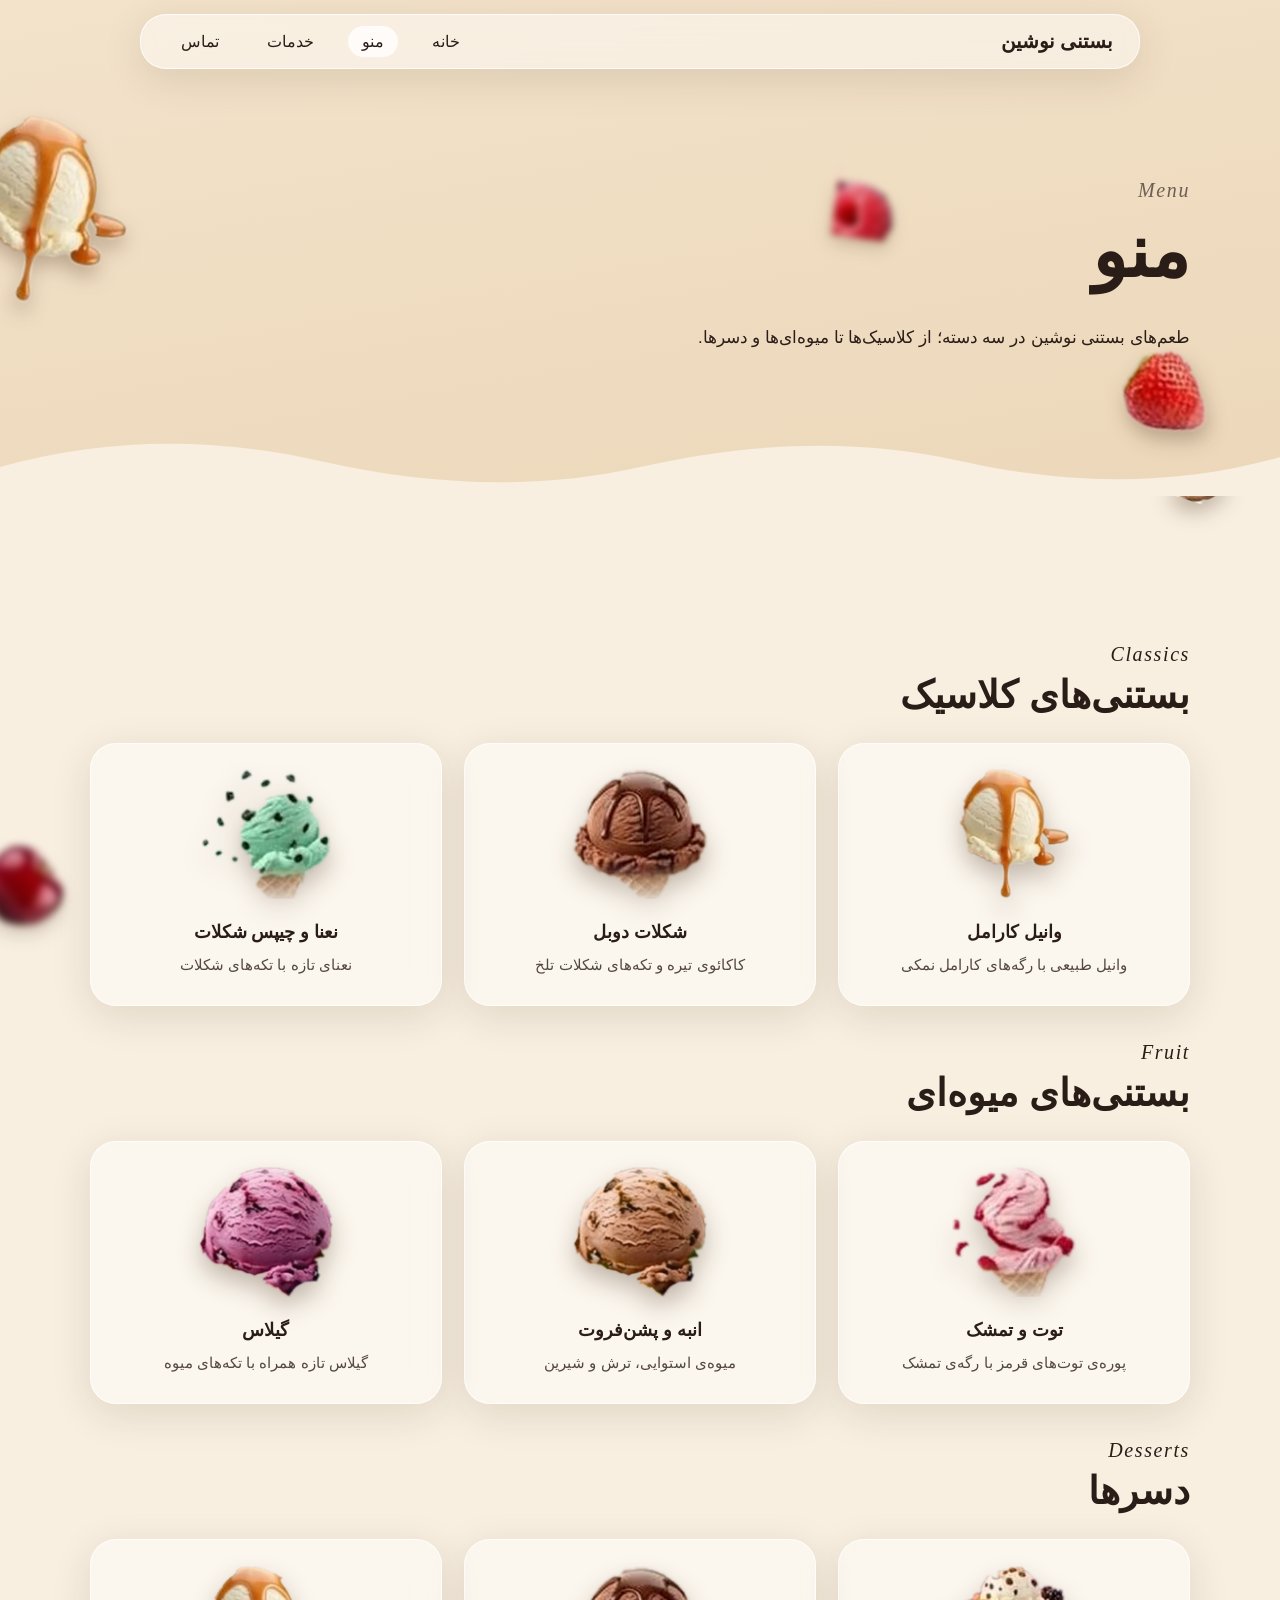
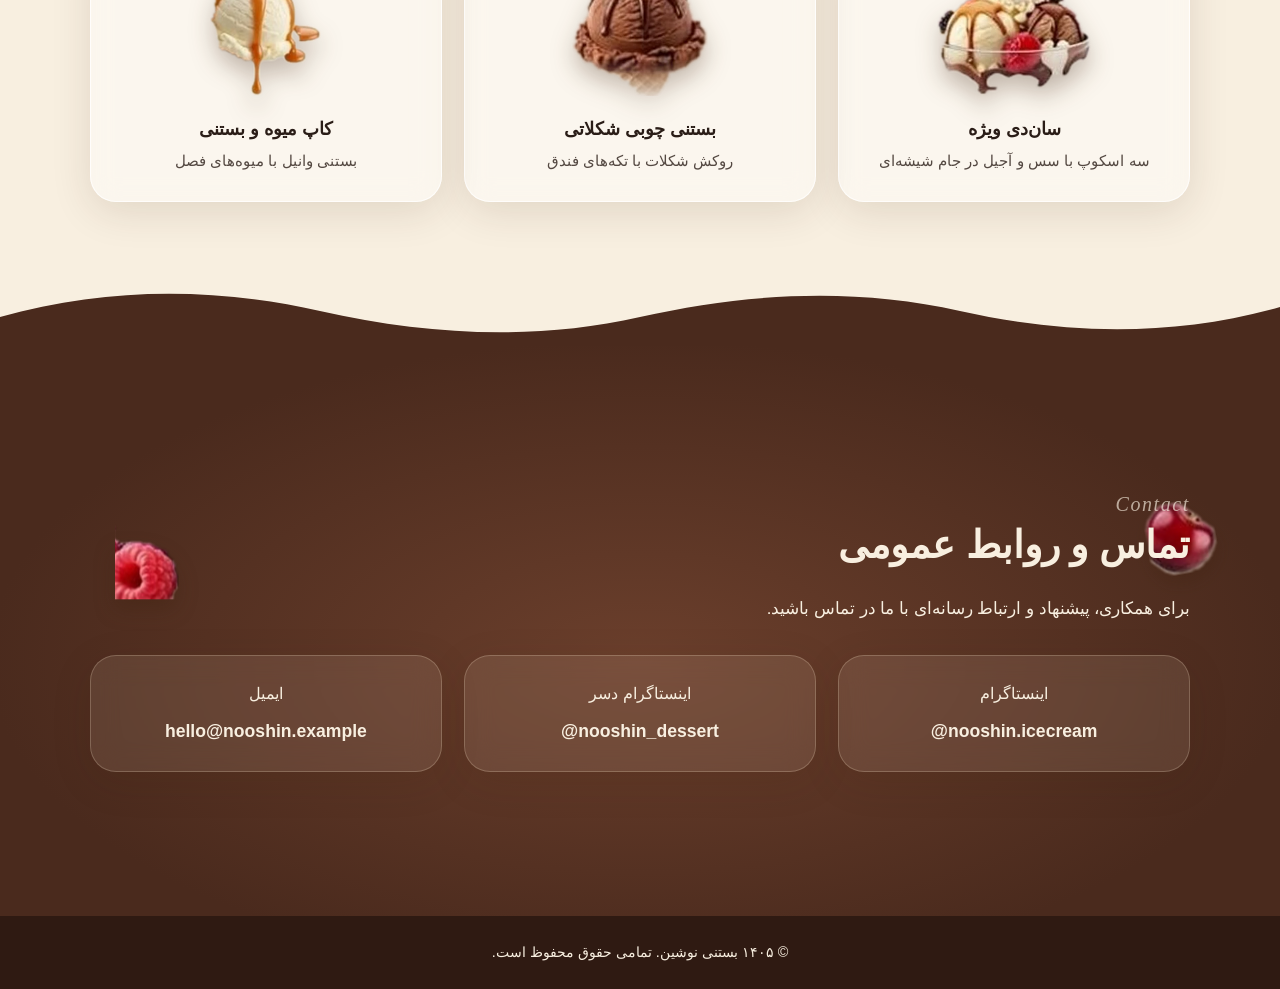
<file: menu.html>
<!doctype html><html lang="fa" dir="rtl"><head><meta charset="utf-8"><meta name="viewport" content="width=device-width,initial-scale=1"><meta name="description" content="منوی بستنی نوشین: طعم‌های کلاسیک، میوه‌ای و دسرها."><meta name="theme-color" content="#4a2a1d"><link rel="icon" href="data:image/svg+xml,%3Csvg xmlns='http://www.w3.org/2000/svg' viewBox='0 0 64 64'%3E%3Cpath d='M18 30h28L32 60z' fill='%23d9a45e'/%3E%3Ccircle cx='32' cy='22' r='15' fill='%23ee95b0'/%3E%3C/svg%3E"><title>منو | بستنی نوشین</title><link rel="stylesheet" href="css/style.css"><script defer src="js/data.js"></script><script defer src="js/viewer.js"></script><script defer src="js/main.js"></script></head><body><main>
<section class="latte sub" data-wave="cream">
<i class="fl" data-f="scoop" data-s=".15" data-r="10" style="top:18%;left:-30px;width:160px;color:#f6e7c8"></i>
<i class="fl" data-f="straw" data-s=".2" data-r="-12" style="bottom:20%;right:6%;width:80px"></i>
<i class="fl far hm" data-f="rasp" data-s=".3" data-r="8" style="top:20%;right:30%;width:60px"></i>
<div class="wrap"><span class="kick">Menu</span><h1 class="rv">منو</h1><p class="lead rv">طعم‌های بستنی نوشین در سه دسته؛ از کلاسیک‌ها تا میوه‌ای‌ها و دسرها.</p></div></section>
<section class="cream" data-wave="choc"><i class="fl" data-f="nut" data-s=".14" data-r="18" style="top:5%;right:4%;width:50px"></i><i class="fl far hm" data-f="cherry" data-s=".3" data-r="8" style="top:40%;left:-14px;width:80px"></i><div class="wrap" id="menu-root"></div></section>
<div id="contact"></div>
</main></body></html>
</file>
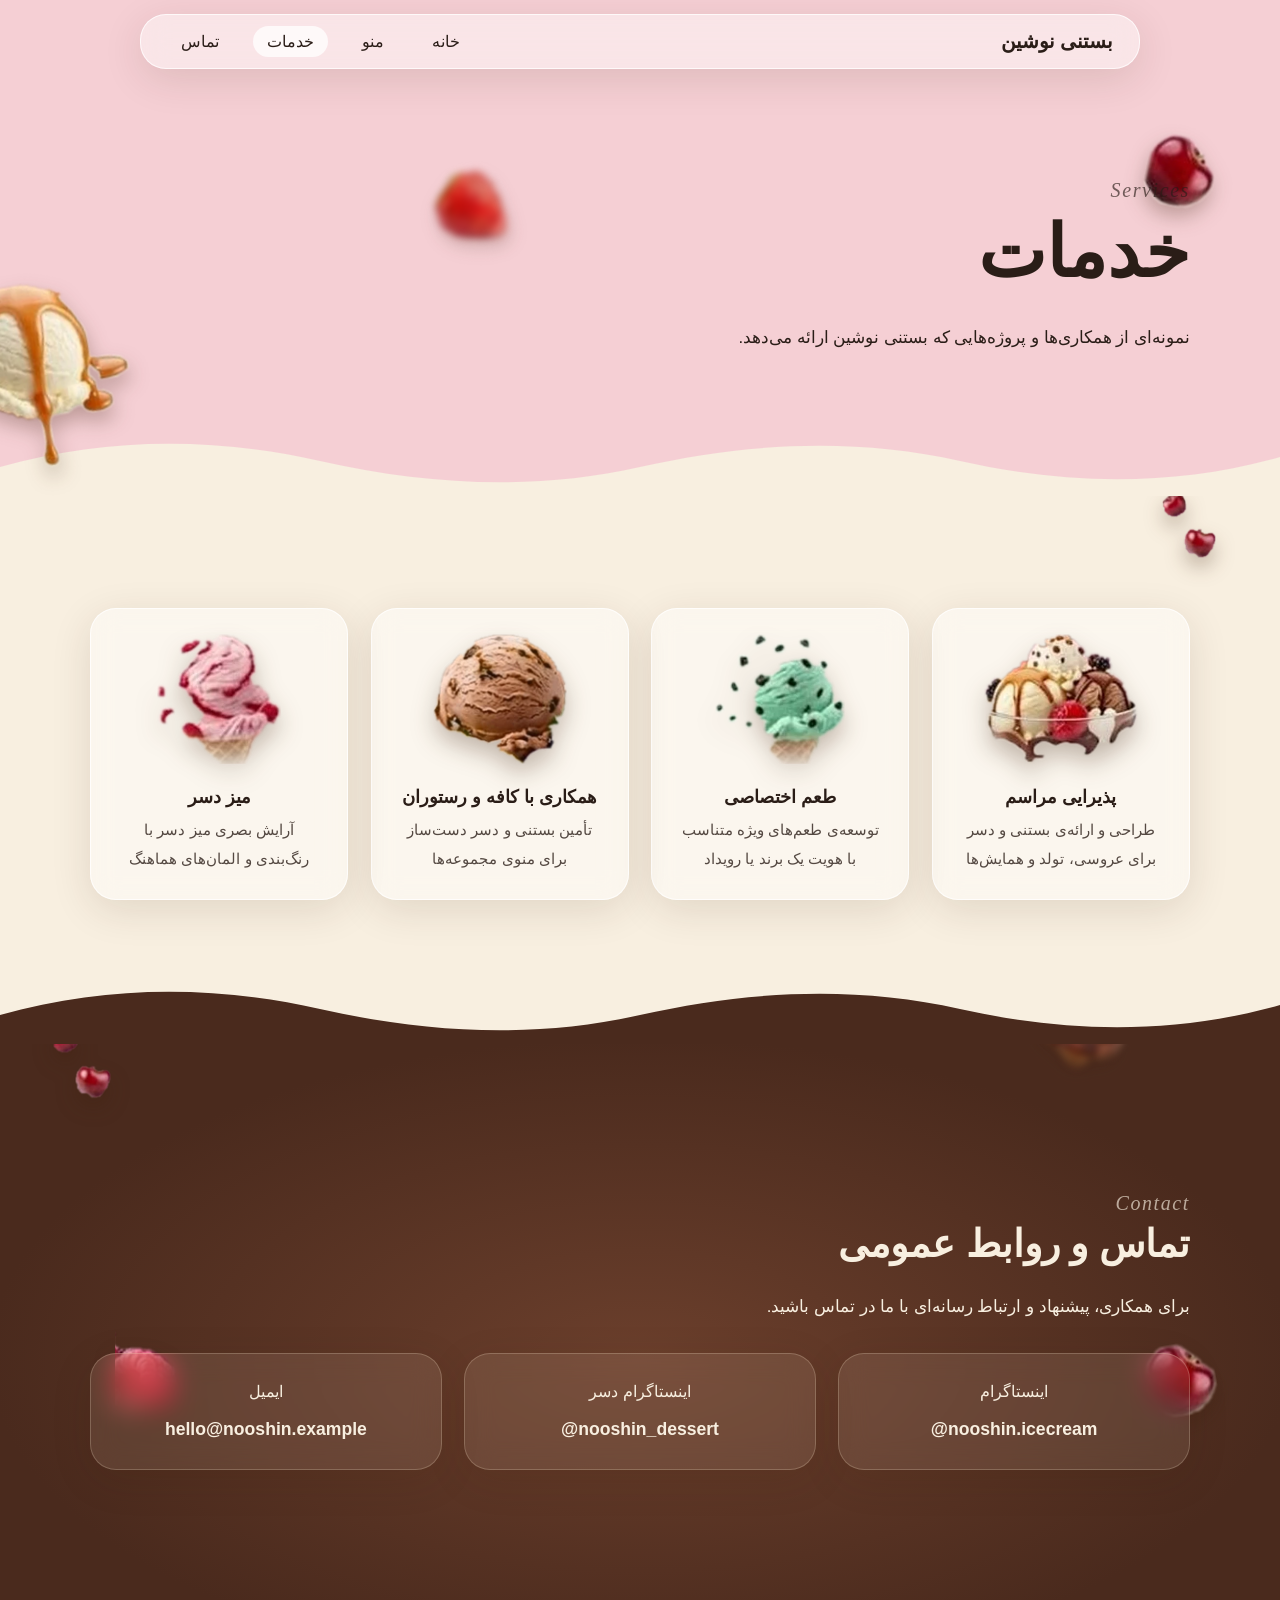
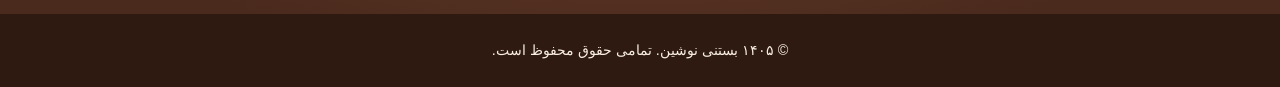
<file: services.html>
<!doctype html><html lang="fa" dir="rtl"><head><meta charset="utf-8"><meta name="viewport" content="width=device-width,initial-scale=1"><meta name="description" content="خدمات بستنی نوشین: پذیرایی مراسم، طعم اختصاصی و همکاری با کافه‌ها."><meta name="theme-color" content="#4a2a1d"><link rel="icon" href="data:image/svg+xml,%3Csvg xmlns='http://www.w3.org/2000/svg' viewBox='0 0 64 64'%3E%3Cpath d='M18 30h28L32 60z' fill='%23d9a45e'/%3E%3Ccircle cx='32' cy='22' r='15' fill='%23ee95b0'/%3E%3C/svg%3E"><title>خدمات | بستنی نوشین</title><link rel="stylesheet" href="css/style.css"><script defer src="js/data.js"></script><script defer src="js/viewer.js"></script><script defer src="js/main.js"></script></head><body><main>
<section class="pink sub" data-wave="cream">
<i class="fl" data-f="cherry" data-s=".18" data-r="12" style="top:20%;right:5%;width:70px"></i>
<i class="fl" data-f="scoop" data-s=".15" data-r="-10" style="bottom:12%;left:-30px;width:160px;color:#a9dcc4"></i>
<i class="fl far hm" data-f="straw" data-s=".3" data-r="-14" style="top:22%;left:34%;width:70px"></i>
<div class="wrap"><span class="kick">Services</span><h1 class="rv">خدمات</h1><p class="lead rv">نمونه‌ای از همکاری‌ها و پروژه‌هایی که بستنی نوشین ارائه می‌دهد.</p></div></section>
<section class="cream" data-wave="choc"><i class="fl hm" data-f="berry" data-s=".15" data-r="0" style="top:8%;right:5%;width:54px;color:#4a5bd6"></i><div class="wrap"><div class="grid" id="serv-root"></div></div></section>
<div id="contact"></div>
</main></body></html>
</file>
<file: css/style.css>
@font-face{font-family:Vazirmatn;src:local("Vazirmatn"),local("Vazirmatn Regular");font-display:swap}
@font-face{font-family:Cormorant;src:local("Cormorant Garamond"),local("CormorantGaramond-Regular");font-display:swap}
:root{--cream:#f8efe0;--latte:#ecd7b9;--pink:#f5cfd4;--choc:#4a2a1d;--choc2:#6b3f2c;--caramel:#c98b4e;--ink:#2a1d17;--r:26px;--serif:Cormorant,"Cormorant Garamond","Playfair Display",Georgia,"Times New Roman",serif}
*{box-sizing:border-box;margin:0}
html{scroll-behavior:smooth}
body{font-family:Vazirmatn,"Noto Sans Arabic",Tahoma,sans-serif;font-weight:400;color:var(--ink);background:var(--cream);line-height:1.95;overflow-x:hidden;animation:fin .8s}
@keyframes fin{from{opacity:0}}
a{color:inherit;text-decoration:none}
.wrap{width:min(1100px,92%);margin-inline:auto;position:relative;z-index:3}
section{position:relative;padding:7rem 0 9rem;overflow:hidden}
.cream{background:var(--cream)}.latte{background:linear-gradient(170deg,#f3e3cb,var(--latte))}.pink{background:var(--pink)}
.choc{background:radial-gradient(ellipse at 50% 55%,var(--choc2),var(--choc) 72%);color:var(--cream)}
.glass{background:rgba(255,255,255,.45);border:1px solid rgba(255,255,255,.75);border-radius:var(--r);backdrop-filter:blur(14px);-webkit-backdrop-filter:blur(14px);box-shadow:0 10px 40px rgba(60,30,10,.12)}
.choc .glass{background:rgba(255,235,210,.1);border-color:rgba(255,235,210,.22)}
h1,h2,h3{font-weight:600}
h2{font-size:clamp(1.7rem,3.6vw,2.4rem);margin:0 0 1.2rem;line-height:1.5}
h3{font-size:1.1rem}
.kick{display:block;direction:ltr;text-align:right;font:italic 500 1.25rem var(--serif);letter-spacing:.08em;opacity:.65;margin-top:2.2rem}
.en{font-family:var(--serif);direction:ltr;text-align:right;display:block;font-weight:500;letter-spacing:-.01em}
h1 .en{font-size:clamp(4.6rem,13vw,9.5rem);line-height:.95}
h1 .fa{display:block;font-size:clamp(1.4rem,3vw,2rem);margin-top:.6rem;color:var(--choc2)}
.lead{max-width:32rem;margin:1.2rem 0 1.8rem;font-size:1.05rem}
.btn{display:inline-block;padding:.6rem 1.8rem;border-radius:99px;border:1.5px solid currentColor;margin-inline-end:.8rem;font:inherit;background:none;color:inherit;cursor:pointer;transition:.3s}
.btn.fill{background:var(--choc);color:var(--cream);border-color:var(--choc)}
.choc .btn.fill{background:var(--cream);color:var(--choc);border-color:var(--cream)}
.btn:hover:not(:disabled){transform:translateY(-3px)}
.btn:disabled{opacity:.5;cursor:not-allowed}
header{position:fixed;inset:14px 0 auto;z-index:50}
.nav{display:flex;align-items:center;justify-content:space-between;width:min(1000px,92%);margin-inline:auto;padding:.45rem 1.6rem;position:relative;color:var(--ink)}
.logo{font-weight:700;font-size:1.25rem}
.links{display:flex;gap:1.2rem}
.links a{padding:0 .9rem;border-radius:99px;transition:.3s}
.links a:hover,.links a[aria-current]{background:rgba(255,255,255,.75)}
.burger{display:none;background:none;border:0;font-size:1.6rem;cursor:pointer;color:inherit}
.hero{padding-top:8rem;min-height:100svh;display:flex;align-items:center;background:radial-gradient(ellipse at 30% 50%,#fbf4e8,var(--cream) 40%,var(--latte))}
.hero .wrap,.split{display:grid;grid-template-columns:1fr 1.25fr;gap:1rem;align-items:center}
#hero3d{position:relative;min-height:600px;cursor:grab}
#hero3d canvas{position:absolute;inset:0;width:100%;height:100%;touch-action:pan-y}
#hero3d .hero-fb{position:absolute;inset:0;margin:auto;height:340px;width:auto;max-width:90%;object-fit:contain;filter:drop-shadow(0 20px 20px rgba(60,30,10,.3))}
#hero3d.ready .hero-fb{display:none}
.ph{display:block;height:130px;width:auto;max-width:100%;margin:0 auto 1rem;object-fit:contain;filter:drop-shadow(0 12px 12px rgba(60,30,10,.3))}
.grid{display:grid;grid-template-columns:repeat(auto-fit,minmax(220px,1fr));gap:1.4rem}
.card{padding:1.6rem;text-align:center;transition:.4s}
.card:hover{transform:translateY(-8px)}
.card p{opacity:.8;font-size:.95rem}
.tile{padding:1.6rem 1rem;border-radius:var(--r);text-align:center;font-weight:500;box-shadow:0 8px 24px rgba(60,30,10,.08)}
.tiles{display:grid;grid-template-columns:1fr 1fr;gap:1rem}
.cn{position:relative;width:96px;height:150px;margin:0 auto 1rem}
.cn svg{position:absolute}
.sc{top:0;left:0;width:100%;height:64%}
.sc.two{top:-24%;transform:scale(.85)}
.co{top:44%;left:19%;width:62%;height:56%}
.cn.big{width:200px;height:312px}
.fl{position:absolute;pointer-events:none;will-change:transform;z-index:2}
.fl svg,.fl img{width:100%;height:auto;display:block;animation:fy 6s ease-in-out infinite alternate;filter:drop-shadow(0 10px 10px rgba(60,30,10,.3))}
.fl.far svg,.fl.far img{filter:blur(3.5px) drop-shadow(0 8px 8px rgba(60,30,10,.2))}
@keyframes fy{to{translate:0 -14px}}
.wave{position:absolute;inset:auto 0 -1px;height:60px;color:var(--w);z-index:1}
.wave svg{width:100%;height:100%;display:block}
.vwr{display:grid;grid-template-columns:200px 1fr;gap:1.2rem;padding:1.4rem}
#topping-panel{display:flex;flex-direction:column;gap:.6rem}
.chip{padding:.4rem 1rem;border-radius:99px;border:1px solid rgba(255,235,210,.3);background:rgba(255,235,210,.12);color:inherit;font:inherit}
.chip:disabled{opacity:.7}
#ice-viewer{position:relative;min-height:clamp(400px,62vw,640px);border-radius:var(--r);overflow:hidden;background:radial-gradient(ellipse at 50% 45%,rgba(255,225,190,.16),transparent 65%);touch-action:pan-y;cursor:grab;outline-offset:3px}
#ice-viewer:active{cursor:grabbing}
#ice-viewer .vw-canvas{position:absolute;inset:0;width:100%;height:100%;display:block;touch-action:pan-y}
.vw-status{position:absolute;inset:0;display:grid;place-items:center;align-content:center;gap:.8rem;text-align:center;pointer-events:none;padding:1rem}
.vw-status[hidden]{display:none}
.vw-status.err .vw-spin{display:none}
.vw-spin{width:34px;height:34px;border:3px solid rgba(255,235,210,.3);border-top-color:var(--cream);border-radius:50%;animation:sp 1s linear infinite}
@keyframes sp{to{transform:rotate(360deg)}}
.vw-hint{position:absolute;inset:auto 0 12px;text-align:center;font-size:.85rem;opacity:.65;pointer-events:none}
.chip[aria-pressed=true]{background:var(--cream);color:var(--choc)}
.chip:not(:disabled){cursor:pointer}
#reset-btn{grid-column:1/-1;justify-self:center}
.contact-item{padding:1.4rem;text-align:center}
.contact-item bdi{display:block;font-weight:600;font-size:1.1rem;margin-top:.3rem}
footer{background:#2f1a12;color:var(--cream);text-align:center;padding:1.4rem;font-size:.9rem}
.sub{padding-top:9rem;padding-bottom:7rem}
.sub h1{font-size:clamp(2.6rem,7vw,4.5rem);line-height:1.4}
.js .rv{opacity:0;transform:translateY(30px);transition:opacity 1s,transform 1s}
.js .rv.in{opacity:1;transform:none}
@media(max-width:800px){#ice-viewer{order:-1}#topping-panel{flex-direction:row;flex-wrap:wrap;justify-content:center}#topping-panel h3{width:100%;text-align:center}.hero .wrap,.split,.vwr{grid-template-columns:1fr}#hero3d{min-height:440px}.fl.hm{display:none}}
@media(max-width:720px){.burger{display:block}.links{position:absolute;inset:100% 0 auto;flex-direction:column;gap:.3rem;margin-top:.6rem;padding:1rem;background:rgba(255,248,238,.95);border-radius:var(--r);opacity:0;pointer-events:none;transform:translateY(-8px);transition:.3s}.links.open{opacity:1;pointer-events:auto;transform:none}}
@media(prefers-reduced-motion:reduce){*{animation:none!important;transition:none!important}.js .rv{opacity:1;transform:none}}
#ice-viewer[data-paint=on],#ice-viewer[data-paint=on] .vw-canvas{touch-action:none;cursor:crosshair}
a:focus-visible,button:focus-visible,#ice-viewer:focus-visible{outline:2px solid currentColor;outline-offset:3px}
</file>
